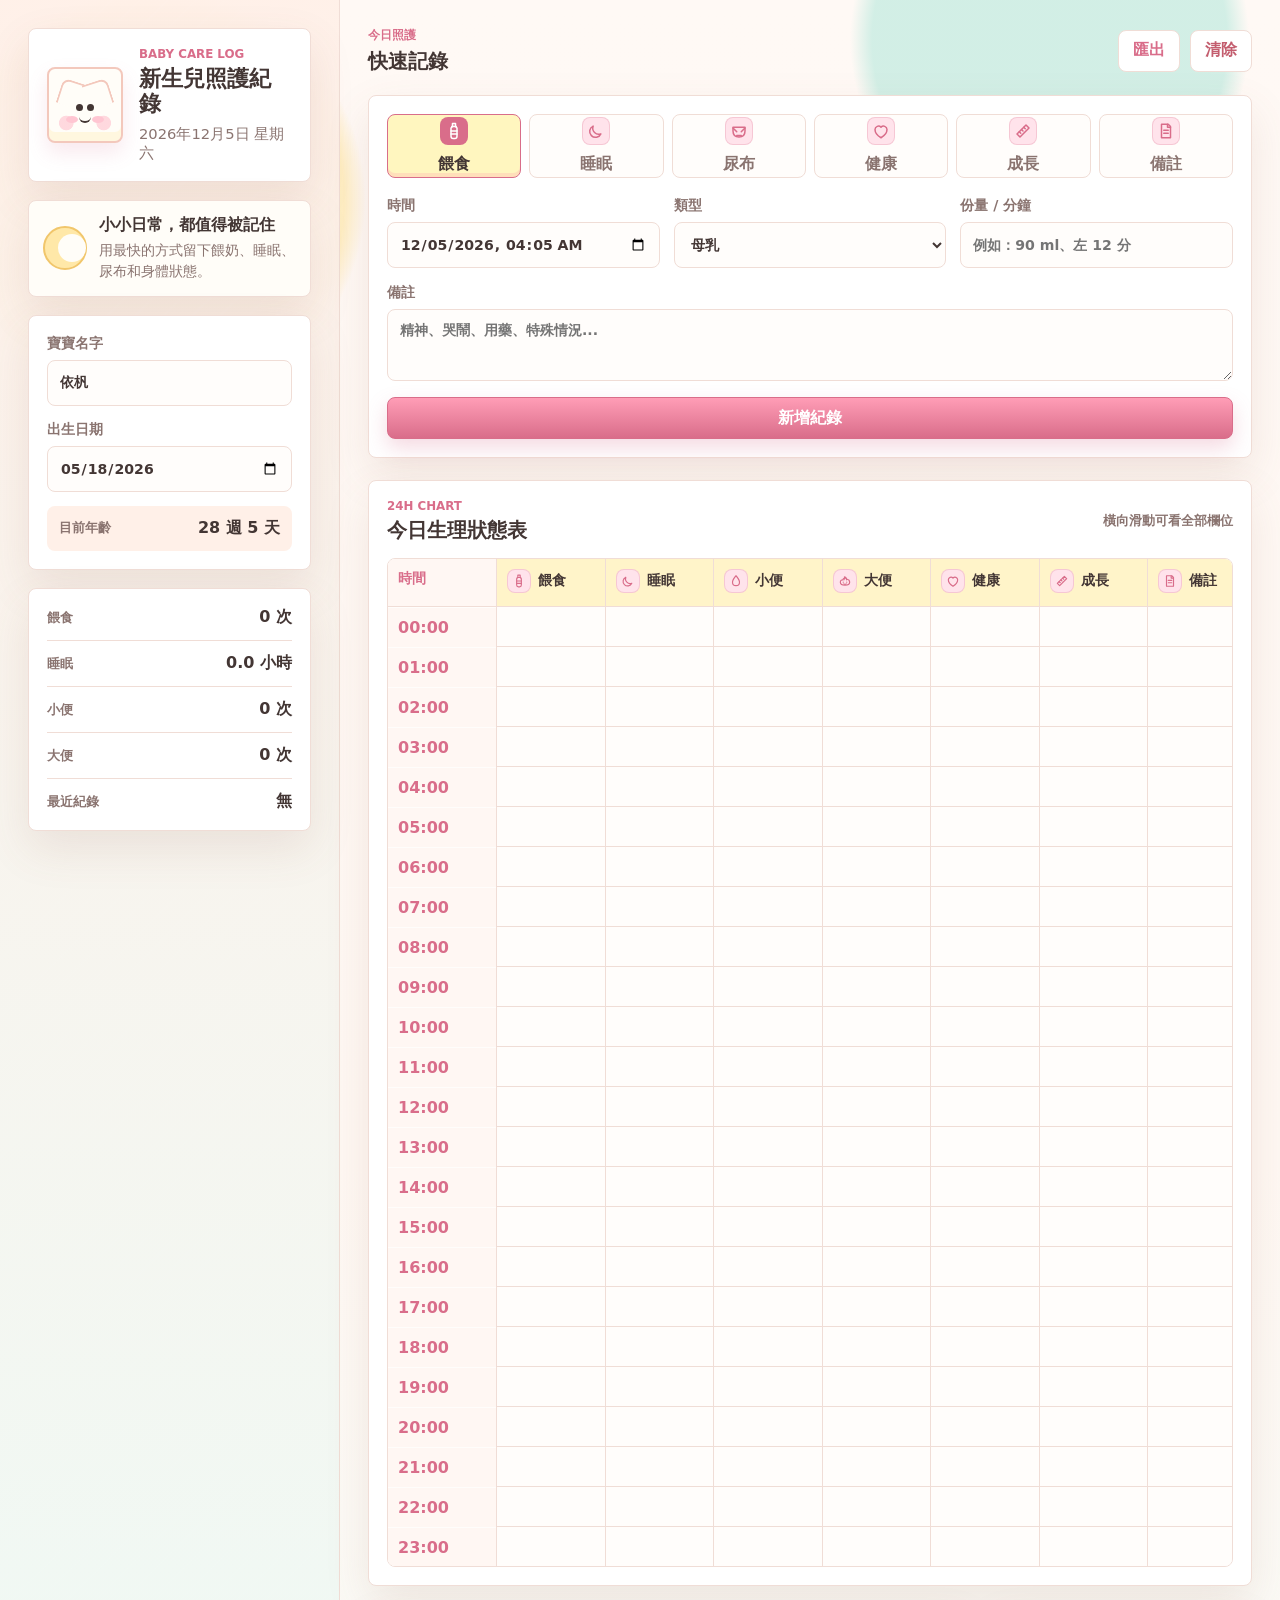
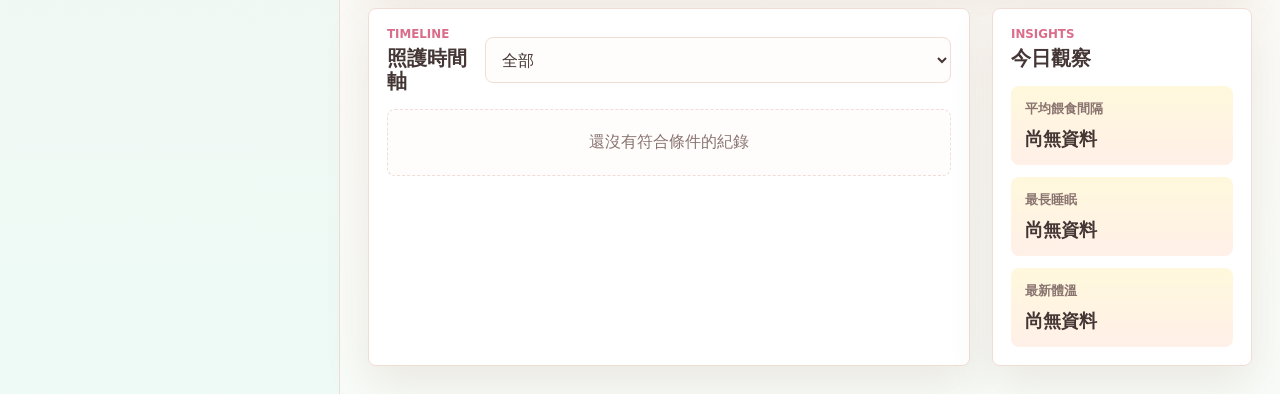
<file: index.html>
<!doctype html>
<html lang="zh-Hant">
  <head>
    <meta charset="UTF-8" />
    <meta name="viewport" content="width=device-width, initial-scale=1.0" />
    <title>新生兒照護紀錄</title>
    <link rel="stylesheet" href="styles.css" />
  </head>
  <body>
    <svg class="icon-sprite" aria-hidden="true" focusable="false">
      <symbol id="icon-bottle" viewBox="0 0 24 24">
        <path d="M10 2h4v4l2 2v11a3 3 0 0 1-3 3h-2a3 3 0 0 1-3-3V8l2-2V2Z" />
        <path d="M9 6h6M8 12h8M8 16h8" />
      </symbol>
      <symbol id="icon-moon" viewBox="0 0 24 24">
        <path d="M18.5 15.8A8 8 0 0 1 8.2 5.5 7.8 7.8 0 1 0 18.5 15.8Z" />
      </symbol>
      <symbol id="icon-diaper" viewBox="0 0 24 24">
        <path d="M4 7h16v5c0 5-3 8-8 8s-8-3-8-8V7Z" />
        <path d="M4 8l5 5M20 8l-5 5M9 18h6" />
      </symbol>
      <symbol id="icon-droplet" viewBox="0 0 24 24">
        <path d="M12 3s6 7 6 11a6 6 0 0 1-12 0c0-4 6-11 6-11Z" />
      </symbol>
      <symbol id="icon-poop" viewBox="0 0 24 24">
        <path d="M8 10c1-4 6-4 7.5-1 2.5.4 4.5 2.3 4.5 5 0 3.2-3 5-8 5s-8-1.8-8-5c0-2.4 1.7-4.2 4-4Z" />
        <path d="M10 10c1.2-1.5 1.8-3 1-5 2.8 1 4.2 3.2 3.5 5M9 14h.01M15 14h.01M10 17c1.3.8 2.7.8 4 0" />
      </symbol>
      <symbol id="icon-heart" viewBox="0 0 24 24">
        <path d="M12 21s-8-4.7-8-11a4.6 4.6 0 0 1 8-3 4.6 4.6 0 0 1 8 3c0 6.3-8 11-8 11Z" />
      </symbol>
      <symbol id="icon-ruler" viewBox="0 0 24 24">
        <path d="M4 16 16 4l4 4L8 20l-4-4Z" />
        <path d="M9 15l-2-2M12 12l-2-2M15 9l-2-2" />
      </symbol>
      <symbol id="icon-note" viewBox="0 0 24 24">
        <path d="M6 3h9l3 3v15H6V3Z" />
        <path d="M14 3v4h4M9 11h6M9 15h6" />
      </symbol>
    </svg>
    <main class="app-shell">
      <aside class="sidebar" aria-label="寶寶概要">
        <section class="baby-card">
          <div class="baby-photo" aria-hidden="true">
            <span class="face-dot left"></span>
            <span class="face-dot right"></span>
            <span class="face-mouth"></span>
            <span class="cheek left"></span>
            <span class="cheek right"></span>
          </div>
          <div>
            <p class="eyebrow">Baby Care Log</p>
            <h1>新生兒照護紀錄</h1>
            <p class="muted" id="todayLabel"></p>
          </div>
        </section>

        <section class="nursery-note" aria-label="照護提醒">
          <div class="moon-badge" aria-hidden="true"></div>
          <div>
            <strong>小小日常，都值得被記住</strong>
            <p>用最快的方式留下餵奶、睡眠、尿布和身體狀態。</p>
          </div>
        </section>

        <section class="profile-panel" aria-label="寶寶資料">
          <label>
            寶寶名字
            <input id="babyName" type="text" placeholder="例如：依杋" />
          </label>
          <label>
            出生日期
            <input id="birthDate" type="date" />
          </label>
          <div class="age-box">
            <span>目前年齡</span>
            <strong id="babyAge">尚未設定</strong>
          </div>
        </section>

        <section class="summary-list" aria-label="今日摘要">
          <div>
            <span>餵食</span>
            <strong id="feedCount">0 次</strong>
          </div>
          <div>
            <span>睡眠</span>
            <strong id="sleepTotal">0 小時</strong>
          </div>
          <div>
            <span>小便</span>
            <strong id="peeCount">0 次</strong>
          </div>
          <div>
            <span>大便</span>
            <strong id="poopCount">0 次</strong>
          </div>
          <div>
            <span>最近紀錄</span>
            <strong id="lastRecord">無</strong>
          </div>
        </section>
      </aside>

      <section class="workspace">
        <header class="topbar">
          <div>
            <p class="eyebrow">今日照護</p>
            <h2>快速記錄</h2>
          </div>
          <div class="topbar-actions">
            <button class="ghost-button" id="exportButton" type="button" title="匯出 JSON">匯出</button>
            <button class="ghost-button danger" id="clearButton" type="button" title="清除所有本機紀錄">清除</button>
          </div>
        </header>

        <section class="entry-panel" aria-label="新增紀錄">
          <div class="type-tabs" role="tablist" aria-label="紀錄類型">
            <button class="type-tab is-active" data-type="feeding" type="button"><svg class="mini-icon"><use href="#icon-bottle"></use></svg>餵食</button>
            <button class="type-tab" data-type="sleep" type="button"><svg class="mini-icon"><use href="#icon-moon"></use></svg>睡眠</button>
            <button class="type-tab" data-type="diaper" type="button"><svg class="mini-icon"><use href="#icon-diaper"></use></svg>尿布</button>
            <button class="type-tab" data-type="health" type="button"><svg class="mini-icon"><use href="#icon-heart"></use></svg>健康</button>
            <button class="type-tab" data-type="growth" type="button"><svg class="mini-icon"><use href="#icon-ruler"></use></svg>成長</button>
            <button class="type-tab" data-type="note" type="button"><svg class="mini-icon"><use href="#icon-note"></use></svg>備註</button>
          </div>

          <form id="recordForm" class="record-form">
            <div class="form-grid">
              <label>
                時間
                <input id="recordTime" name="time" type="datetime-local" required />
              </label>
              <label class="dynamic-field" data-for="feeding">
                類型
                <select id="feedKind" name="feedKind">
                  <option value="母乳">母乳</option>
                  <option value="配方奶">配方奶</option>
                  <option value="瓶餵母乳">瓶餵母乳</option>
                  <option value="副食品">副食品</option>
                </select>
              </label>
              <label class="dynamic-field" data-for="feeding">
                份量 / 分鐘
                <input id="feedAmount" name="feedAmount" type="text" placeholder="例如：90 ml、左 12 分" />
              </label>
              <label class="dynamic-field" data-for="sleep">
                睡眠長度
                <input id="sleepMinutes" name="sleepMinutes" type="number" min="1" step="1" placeholder="分鐘" />
              </label>
              <label class="dynamic-field check-field" data-for="diaper">
                <input id="pee" name="pee" type="checkbox" />
                <span class="choice-card">
                  <svg class="mini-icon"><use href="#icon-droplet"></use></svg>
                  <strong>小便</strong>
                </span>
              </label>
              <label class="dynamic-field check-field" data-for="diaper">
                <input id="poop" name="poop" type="checkbox" />
                <span class="choice-card">
                  <svg class="mini-icon"><use href="#icon-poop"></use></svg>
                  <strong>大便</strong>
                </span>
              </label>
              <label class="dynamic-field poop-detail" data-for="diaper">
                大便量
                <select id="poopAmount" name="poopAmount" disabled>
                  <option value="">未選擇</option>
                  <option value="少量">少量</option>
                  <option value="中等">中等</option>
                  <option value="大量">大量</option>
                  <option value="爆量">爆量</option>
                </select>
              </label>
              <label class="dynamic-field poop-detail" data-for="diaper">
                大便顏色
                <select id="poopColor" name="poopColor" disabled>
                  <option value="">未選擇</option>
                  <option value="黃色">黃色</option>
                  <option value="芥末黃">芥末黃</option>
                  <option value="綠色">綠色</option>
                  <option value="棕色">棕色</option>
                  <option value="黑色">黑色</option>
                  <option value="紅色">紅色</option>
                  <option value="白色">白色</option>
                </select>
              </label>
              <label class="dynamic-field" data-for="health">
                體溫
                <input id="temperature" name="temperature" type="number" min="34" max="42" step="0.1" placeholder="°C" />
              </label>
              <label class="dynamic-field" data-for="health">
                狀況
                <input id="symptom" name="symptom" type="text" placeholder="例如：咳嗽、吐奶、皮疹" />
              </label>
              <label class="dynamic-field" data-for="growth">
                體重
                <input id="weight" name="weight" type="number" min="0" step="0.01" placeholder="kg" />
              </label>
              <label class="dynamic-field" data-for="growth">
                身高
                <input id="height" name="height" type="number" min="0" step="0.1" placeholder="cm" />
              </label>
              <label class="wide">
                備註
                <textarea id="note" name="note" rows="3" placeholder="精神、哭鬧、用藥、特殊情況..."></textarea>
              </label>
            </div>
            <button class="primary-button" type="submit">新增紀錄</button>
          </form>
        </section>

        <section class="content-grid">
          <section class="day-table-panel" aria-label="24 小時生理狀態表格">
            <div class="section-heading">
              <div>
                <p class="eyebrow">24H Chart</p>
                <h2>今日生理狀態表</h2>
              </div>
              <span class="table-hint">橫向滑動可看全部欄位</span>
            </div>
            <div class="day-table-wrap">
              <table class="day-table">
                <thead>
                  <tr>
                    <th scope="col">時間</th>
                    <th scope="col"><span class="table-head"><svg class="mini-icon"><use href="#icon-bottle"></use></svg>餵食</span></th>
                    <th scope="col"><span class="table-head"><svg class="mini-icon"><use href="#icon-moon"></use></svg>睡眠</span></th>
                    <th scope="col"><span class="table-head"><svg class="mini-icon"><use href="#icon-droplet"></use></svg>小便</span></th>
                    <th scope="col"><span class="table-head"><svg class="mini-icon"><use href="#icon-poop"></use></svg>大便</span></th>
                    <th scope="col"><span class="table-head"><svg class="mini-icon"><use href="#icon-heart"></use></svg>健康</span></th>
                    <th scope="col"><span class="table-head"><svg class="mini-icon"><use href="#icon-ruler"></use></svg>成長</span></th>
                    <th scope="col"><span class="table-head"><svg class="mini-icon"><use href="#icon-note"></use></svg>備註</span></th>
                  </tr>
                </thead>
                <tbody id="dayTableBody"></tbody>
              </table>
            </div>
          </section>

          <section class="timeline-panel" aria-label="紀錄時間軸">
            <div class="section-heading">
              <div>
                <p class="eyebrow">Timeline</p>
                <h2>照護時間軸</h2>
              </div>
              <select id="filterType" aria-label="篩選紀錄類型">
                <option value="all">全部</option>
                <option value="feeding">餵食</option>
                <option value="sleep">睡眠</option>
                <option value="diaper">尿布</option>
                <option value="health">健康</option>
                <option value="growth">成長</option>
                <option value="note">備註</option>
              </select>
            </div>
            <div id="recordsList" class="records-list"></div>
          </section>

          <section class="insights-panel" aria-label="照護洞察">
            <div class="section-heading compact">
              <div>
                <p class="eyebrow">Insights</p>
                <h2>今日觀察</h2>
              </div>
            </div>
            <div class="insight-stack">
              <div class="metric-tile">
                <span>平均餵食間隔</span>
                <strong id="feedGap">尚無資料</strong>
              </div>
              <div class="metric-tile">
                <span>最長睡眠</span>
                <strong id="longestSleep">尚無資料</strong>
              </div>
              <div class="metric-tile">
                <span>最新體溫</span>
                <strong id="latestTemp">尚無資料</strong>
              </div>
            </div>
          </section>
        </section>
      </section>
    </main>

    <script src="app.js"></script>
  </body>
</html>
</file>
<file: styles.css>
:root {
  color-scheme: light;
  --bg: #fff8f3;
  --surface: #ffffff;
  --surface-soft: #fff0e8;
  --ink: #433634;
  --muted: #8a7470;
  --line: #f0ddd6;
  --accent: #ff8ca8;
  --accent-strong: #d96d8a;
  --accent-soft: #ffe3eb;
  --mint: #bfeadf;
  --mint-strong: #5da99a;
  --butter: #ffe8a8;
  --rose: #c35d6e;
  --gold: #b68138;
  --shadow: 0 18px 45px rgba(138, 89, 76, 0.12);
  --control-height: 46px;
  --form-cell-height: 73px;
  font-family: "Segoe UI", "Noto Sans TC", system-ui, sans-serif;
}

* {
  box-sizing: border-box;
}

body {
  margin: 0;
  min-height: 100vh;
  background:
    radial-gradient(circle at 12% 10%, rgba(255, 232, 168, 0.65) 0 9%, transparent 10%),
    radial-gradient(circle at 82% 2%, rgba(191, 234, 223, 0.7) 0 8%, transparent 9%),
    linear-gradient(180deg, #fff9f5 0%, var(--bg) 58%, #f8fcf8 100%);
  color: var(--ink);
}

button,
input,
select,
textarea {
  font: inherit;
}

button {
  cursor: pointer;
}

.icon-sprite {
  position: absolute;
  width: 0;
  height: 0;
  overflow: hidden;
}

.app-shell {
  display: grid;
  grid-template-columns: minmax(280px, 340px) minmax(0, 1fr);
  min-height: 100vh;
}

.sidebar {
  display: flex;
  flex-direction: column;
  gap: 18px;
  padding: 28px;
  background:
    linear-gradient(180deg, rgba(255, 240, 232, 0.95), rgba(236, 250, 246, 0.92)),
    repeating-linear-gradient(135deg, transparent 0 18px, rgba(255, 255, 255, 0.32) 18px 20px);
  border-right: 1px solid var(--line);
}

.baby-card,
.profile-panel,
.summary-list,
.entry-panel,
.day-table-panel,
.timeline-panel,
.insights-panel {
  background: var(--surface);
  border: 1px solid var(--line);
  border-radius: 8px;
  box-shadow: var(--shadow);
}

.baby-card {
  display: flex;
  gap: 16px;
  align-items: center;
  padding: 18px;
}

.baby-photo {
  position: relative;
  display: grid;
  place-items: center;
  flex: 0 0 76px;
  width: 76px;
  height: 76px;
  border-radius: 8px;
  color: var(--ink);
  background:
    radial-gradient(circle at 24% 75%, rgba(255, 140, 168, 0.32) 0 9%, transparent 10%),
    radial-gradient(circle at 76% 75%, rgba(255, 140, 168, 0.32) 0 9%, transparent 10%),
    #fffdf8;
  background-size: cover;
  border: 2px solid #f3c8bc;
  box-shadow: inset 0 -9px 0 rgba(255, 232, 168, 0.32), 0 10px 20px rgba(217, 109, 138, 0.15);
}

.baby-photo::before,
.baby-photo::after {
  position: absolute;
  top: 12px;
  width: 24px;
  height: 24px;
  content: "";
  background: #fffdf8;
  border: 2px solid #f3c8bc;
  border-bottom: 0;
  border-right: 0;
  border-radius: 8px 0 8px 0;
}

.baby-photo::before {
  left: 10px;
  transform: rotate(18deg);
}

.baby-photo::after {
  right: 10px;
  transform: rotate(72deg);
}

.face-dot,
.cheek,
.face-mouth {
  position: absolute;
  z-index: 1;
  display: block;
}

.face-dot {
  top: 35px;
  width: 7px;
  height: 7px;
  background: var(--ink);
  border-radius: 50%;
}

.face-dot.left {
  left: 27px;
}

.face-dot.right {
  right: 27px;
}

.cheek {
  top: 47px;
  width: 12px;
  height: 7px;
  background: #ffc6d2;
  border-radius: 50%;
}

.cheek.left {
  left: 17px;
}

.cheek.right {
  right: 17px;
}

.face-mouth {
  top: 47px;
  left: 50%;
  width: 12px;
  height: 7px;
  border-bottom: 2px solid var(--ink);
  border-radius: 0 0 12px 12px;
  transform: translateX(-50%);
}

.eyebrow {
  margin: 0 0 6px;
  color: var(--accent-strong);
  font-size: 0.74rem;
  font-weight: 800;
  letter-spacing: 0;
  text-transform: uppercase;
}

h1,
h2 {
  margin: 0;
  line-height: 1.15;
}

h1 {
  font-size: 1.35rem;
}

h2 {
  font-size: 1.25rem;
}

.muted {
  margin: 8px 0 0;
  color: var(--muted);
  font-size: 0.92rem;
}

.profile-panel,
.summary-list {
  padding: 18px;
}

.nursery-note {
  display: grid;
  grid-template-columns: auto minmax(0, 1fr);
  gap: 12px;
  align-items: center;
  padding: 14px;
  background: #fffdf8;
  border: 1px solid var(--line);
  border-radius: 8px;
  box-shadow: var(--shadow);
}

.nursery-note strong {
  display: block;
  margin-bottom: 4px;
}

.nursery-note p {
  margin: 0;
  color: var(--muted);
  font-size: 0.88rem;
  line-height: 1.5;
}

.moon-badge {
  position: relative;
  width: 44px;
  height: 44px;
  border-radius: 50%;
  background: var(--butter);
  border: 2px solid #f1c66b;
}

.moon-badge::after {
  position: absolute;
  inset: 6px 0 0 13px;
  width: 28px;
  height: 28px;
  content: "";
  border-radius: 50%;
  background: #fffdf8;
}

label {
  display: grid;
  gap: 7px;
  color: var(--muted);
  font-size: 0.88rem;
  font-weight: 700;
}

.check-field {
  position: relative;
  display: block;
  align-content: center;
  min-height: var(--form-cell-height);
  padding: 0;
  color: var(--muted);
  background: transparent;
  border: 0;
}

.check-field input {
  position: absolute;
  inset: 0;
  width: 100%;
  height: 100%;
  min-height: 0;
  margin: 0;
  opacity: 0;
  cursor: pointer;
}

.choice-card {
  display: flex;
  align-items: center;
  gap: 10px;
  min-height: var(--form-cell-height);
  padding: 12px 14px;
  background: #fffdfb;
  border: 1px solid var(--line);
  border-radius: 8px;
  transition: border-color 0.18s ease, background 0.18s ease, box-shadow 0.18s ease;
}

.choice-card strong {
  color: var(--ink);
  font-size: 0.94rem;
}

.check-field.is-checked .choice-card {
  background: #fff6bf;
  border-color: var(--accent-strong);
  box-shadow: inset 0 -4px 0 rgba(255, 140, 168, 0.22);
}

.check-field.is-checked .mini-icon {
  color: #ffffff;
  background: var(--accent-strong);
}

.poop-detail.is-disabled {
  opacity: 0.58;
}

input,
select,
textarea {
  width: 100%;
  min-height: var(--control-height);
  border: 1px solid var(--line);
  border-radius: 8px;
  color: var(--ink);
  background: #fffdfb;
  padding: 11px 12px;
  outline: none;
}

input:focus,
select:focus,
textarea:focus {
  border-color: var(--accent);
  box-shadow: 0 0 0 3px var(--accent-soft);
}

textarea {
  resize: vertical;
}

.profile-panel {
  display: grid;
  gap: 14px;
}

.age-box {
  display: flex;
  justify-content: space-between;
  gap: 12px;
  align-items: center;
  padding: 12px;
  background: var(--surface-soft);
  border-radius: 8px;
}

.age-box span,
.summary-list span,
.metric-tile span {
  color: var(--muted);
  font-size: 0.82rem;
  font-weight: 700;
}

.summary-list {
  display: grid;
  gap: 12px;
}

.summary-list div {
  display: flex;
  align-items: baseline;
  justify-content: space-between;
  gap: 12px;
  padding-bottom: 12px;
  border-bottom: 1px solid var(--line);
}

.summary-list div:last-child {
  padding-bottom: 0;
  border-bottom: 0;
}

.workspace {
  display: grid;
  align-content: start;
  gap: 22px;
  padding: 28px;
}

.topbar,
.section-heading {
  display: flex;
  align-items: center;
  justify-content: space-between;
  gap: 16px;
}

.topbar-actions {
  display: flex;
  gap: 10px;
}

.ghost-button,
.primary-button,
.type-tab {
  min-height: 42px;
  border: 1px solid var(--line);
  border-radius: 8px;
  padding: 0 14px;
  font-weight: 800;
}

.ghost-button {
  color: var(--accent-strong);
  background: var(--surface);
}

.ghost-button.danger {
  color: var(--rose);
}

.primary-button {
  width: 100%;
  color: #ffffff;
  background: linear-gradient(180deg, #ff9db6, var(--accent-strong));
  border-color: var(--accent-strong);
  box-shadow: 0 9px 20px rgba(217, 109, 138, 0.25);
}

.entry-panel,
.day-table-panel,
.timeline-panel,
.insights-panel {
  padding: 18px;
}

.type-tabs {
  display: grid;
  grid-template-columns: repeat(6, minmax(0, 1fr));
  gap: 8px;
  margin-bottom: 18px;
}

.type-tab {
  display: grid;
  gap: 5px;
  place-items: center;
  min-height: 64px;
  color: var(--muted);
  background: #fffdfb;
}

.mini-icon {
  display: inline-block;
  width: 28px;
  height: 28px;
  border-radius: 8px;
  color: var(--accent-strong);
  background: var(--accent-soft);
  border: 1px solid rgba(217, 109, 138, 0.24);
  fill: none;
  stroke: currentColor;
  stroke-width: 2;
  stroke-linecap: round;
  stroke-linejoin: round;
  padding: 4px;
}

.mini-icon::before,
.mini-icon::after {
  display: none;
}

.type-tab.is-active {
  color: var(--ink);
  background: #fff6bf;
  border-color: var(--accent-strong);
  box-shadow: inset 0 -4px 0 rgba(255, 140, 168, 0.22);
}

.type-tab.is-active .mini-icon {
  color: #ffffff;
  background: var(--accent-strong);
}

.table-head {
  display: inline-flex;
  gap: 7px;
  align-items: center;
}

.table-head .mini-icon {
  width: 24px;
  height: 24px;
}

.record-form {
  display: grid;
  gap: 16px;
}

.form-grid {
  display: grid;
  grid-template-columns: repeat(3, minmax(0, 1fr));
  gap: 14px;
}

.wide {
  grid-column: 1 / -1;
}

.dynamic-field {
  display: none;
}

.dynamic-field.is-visible {
  display: grid;
}

.record-form .form-grid > label:not(.check-field) {
  min-height: var(--form-cell-height);
  align-content: start;
}

.content-grid {
  display: grid;
  grid-template-columns: minmax(0, 1.45fr) minmax(260px, 0.55fr);
  gap: 22px;
}

.day-table-panel {
  grid-column: 1 / -1;
}

.table-hint {
  color: var(--muted);
  font-size: 0.82rem;
  font-weight: 800;
}

.day-table-wrap {
  width: 100%;
  margin-top: 16px;
  overflow-x: auto;
  border: 1px solid var(--line);
  border-radius: 8px;
}

.day-table {
  width: 100%;
  min-width: 868px;
  border-collapse: collapse;
  background: #fffdfb;
}

.day-table th,
.day-table td {
  width: 12.5%;
  min-width: 108px;
  border-bottom: 1px solid var(--line);
  border-right: 1px solid var(--line);
  padding: 10px;
  vertical-align: top;
  text-align: left;
}

.day-table th:first-child,
.day-table td:first-child {
  position: sticky;
  left: 0;
  z-index: 1;
  width: 86px;
  min-width: 86px;
  color: var(--accent-strong);
  background: #fff7f3;
  font-weight: 900;
}

.day-table thead th {
  position: sticky;
  top: 0;
  z-index: 2;
  background: #fff4c9;
  color: var(--ink);
  font-size: 0.88rem;
}

.day-table thead th:first-child {
  z-index: 3;
}

.day-table tr:last-child td {
  border-bottom: 0;
}

.day-table th:last-child,
.day-table td:last-child {
  border-right: 0;
}

.table-cell-list {
  display: grid;
  gap: 6px;
}

.table-chip {
  display: block;
  padding: 7px 8px;
  border-radius: 8px;
  background: #ffffff;
  border: 1px solid var(--line);
  color: var(--ink);
  font-size: 0.78rem;
  line-height: 1.35;
  box-shadow: 0 5px 12px rgba(138, 89, 76, 0.07);
}

.table-chip strong {
  display: block;
  margin-bottom: 2px;
  color: var(--accent-strong);
  font-size: 0.76rem;
}

.chip-line {
  display: flex;
  gap: 6px;
  align-items: center;
}

.chip-line .mini-icon {
  flex: 0 0 20px;
  width: 20px;
  height: 20px;
  color: inherit;
  background: rgba(255, 255, 255, 0.58);
}

.table-chip.feeding {
  background: #fff0f5;
}

.table-chip.sleep {
  background: #eef8ff;
}

.table-chip.diaper {
  background: #effaf6;
}

.table-chip.health {
  background: #fff7df;
}

.table-chip.growth {
  background: #f4efff;
}

.table-chip.note {
  background: #f8f4ef;
}

.records-list {
  display: grid;
  gap: 12px;
  margin-top: 16px;
}

.empty-state {
  padding: 22px;
  color: var(--muted);
  background: #fffdfb;
  border: 1px dashed var(--line);
  border-radius: 8px;
  text-align: center;
}

.record-item {
  display: grid;
  grid-template-columns: auto minmax(0, 1fr) auto;
  gap: 14px;
  align-items: start;
  padding: 14px;
  border: 1px solid var(--line);
  border-radius: 8px;
  background: #fffdfb;
}

.record-badge {
  display: grid;
  place-items: center;
  min-width: 54px;
  min-height: 54px;
  border-radius: 8px;
  color: var(--mint-strong);
  background: #e5f7f1;
  font-weight: 900;
}

.record-badge .mini-icon {
  color: var(--mint-strong);
  background: transparent;
  border-color: transparent;
}

.record-title {
  margin: 0 0 6px;
  font-weight: 900;
}

.record-meta,
.record-note {
  margin: 0;
  color: var(--muted);
  line-height: 1.5;
}

.delete-button {
  width: 36px;
  height: 36px;
  border: 1px solid var(--line);
  border-radius: 8px;
  color: var(--rose);
  background: #ffffff;
  font-weight: 900;
}

.insight-stack {
  display: grid;
  gap: 12px;
  margin-top: 16px;
}

.metric-tile {
  display: grid;
  gap: 8px;
  padding: 14px;
  border-radius: 8px;
  background: linear-gradient(180deg, #fff8dc, var(--surface-soft));
}

.metric-tile strong {
  font-size: 1.15rem;
}

@media (min-width: 981px) and (max-width: 1180px) {
  .app-shell {
    grid-template-columns: 300px minmax(0, 1fr);
  }

  .form-grid {
    grid-template-columns: repeat(2, minmax(0, 1fr));
  }

  .type-tabs {
    grid-template-columns: repeat(3, minmax(0, 1fr));
  }
}

@media (max-width: 980px) {
  .app-shell {
    grid-template-columns: 1fr;
  }

  .sidebar {
    display: grid;
    grid-template-columns: repeat(2, minmax(0, 1fr));
    border-right: 0;
    border-bottom: 1px solid var(--line);
  }

  .summary-list {
    grid-column: 1 / -1;
    grid-template-columns: repeat(5, minmax(0, 1fr));
  }

  .summary-list div {
    display: grid;
    gap: 6px;
    align-content: start;
    padding: 0 12px 0 0;
    border-right: 1px solid var(--line);
    border-bottom: 0;
  }

  .summary-list div:last-child {
    border-right: 0;
  }

  .content-grid {
    grid-template-columns: 1fr;
  }
}

@media (max-width: 720px) {
  .sidebar,
  .workspace {
    padding: 18px;
  }

  .sidebar {
    display: flex;
  }

  .topbar,
  .section-heading {
    align-items: stretch;
    flex-direction: column;
  }

  .topbar-actions {
    display: grid;
    grid-template-columns: 1fr 1fr;
  }

  .type-tabs {
    grid-template-columns: repeat(3, minmax(0, 1fr));
  }

  .table-hint {
    display: none;
  }

  .summary-list {
    grid-template-columns: 1fr;
  }

  .summary-list div {
    display: flex;
    padding: 0 0 12px;
    border-right: 0;
    border-bottom: 1px solid var(--line);
  }

  .form-grid {
    grid-template-columns: 1fr;
  }

  .record-item {
    grid-template-columns: auto minmax(0, 1fr);
  }

  .delete-button {
    grid-column: 1 / -1;
    justify-self: end;
  }
}

@media (max-width: 420px) {
  .baby-card {
    align-items: flex-start;
    flex-direction: column;
  }

  .type-tabs {
    grid-template-columns: repeat(2, minmax(0, 1fr));
  }
}
</file>
